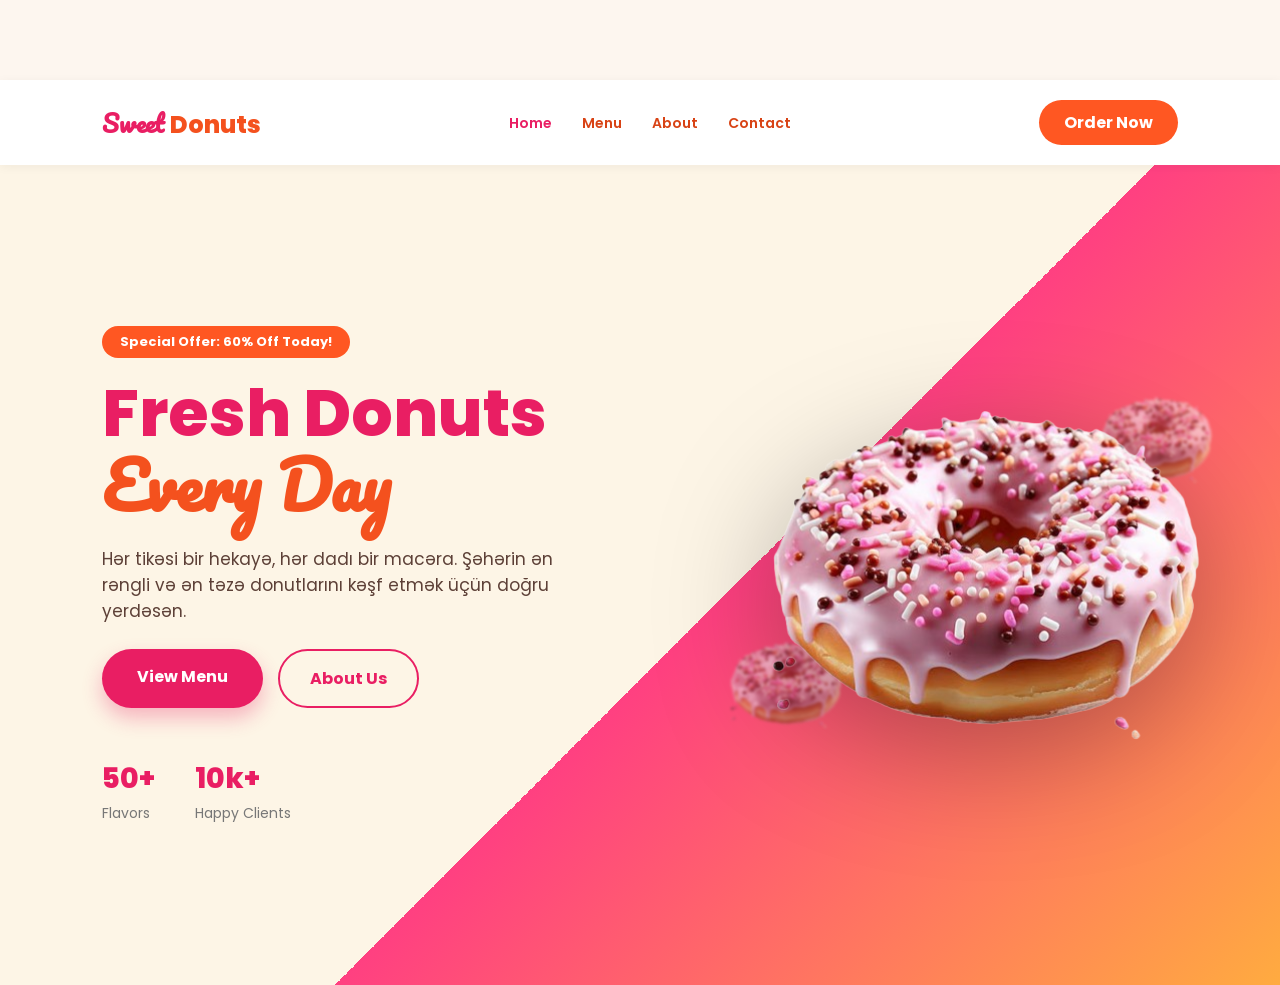
<file: index.html>
<!DOCTYPE html>
<html lang="en">
<head>
    <meta charset="UTF-8">
    <meta name="viewport" content="width=device-width, initial-scale=1.0">
    <title>Sweet Donuts - Luxury Taste</title>
    <link href="https://fonts.googleapis.com/css2?family=Pacifico&family=Poppins:wght@400;600;800&display=swap" rel="stylesheet">
    <link rel="stylesheet" href="style.css">
</head>
<body>

<header>
    <nav>
        <div class="logo">Sweet <span>Donuts</span></div>
        <ul>
            <li><a href="index.html" class="active">Home</a></li>
            <li><a href="menu.html">Menu</a></li>
            <li><a href="about.html">About</a></li>
            <li><a href="contact.html">Contact</a></li>
        </ul>
        <a href="menu.html" class="btn-order">Order Now</a>
    </nav>
</header>

<main class="hero">
    <div class="hero-overlay"></div>

    <div class="hero-content">
        <h4 class="promo-badge">Special Offer: 60% Off Today!</h4>
        <h1>Fresh Donuts <br> <span>Every Day</span></h1>
        <p>Hər tikəsi bir hekayə, hər dadı bir macəra. Şəhərin ən rəngli və ən təzə donutlarını kəşf etmək üçün doğru yerdəsən.</p>
        
        <div class="hero-btns">
            <a href="menu.html" class="btn-menu">View Menu</a>
            <a href="about.html" class="btn-customize">About Us</a>
        </div>

        <div class="hero-stats">
            <div class="stat-item"><strong>50+</strong><span>Flavors</span></div>
            <div class="stat-item"><strong>10k+</strong><span>Happy Clients</span></div>
        </div>
    </div>

    <div class="hero-image-wrapper">
        <img src="donut-Photoroom-removebg-preview.png" alt="Pink Donut" class="main-donut">
        
        <img src="donut-Photoroom-removebg-preview.png" alt="Mini Donut" class="float-donut d1">
        <img src="donut-Photoroom-removebg-preview.png" alt="Mini Donut" class="float-donut d2">
    </div>
</main>
</body>
</html>
</file>
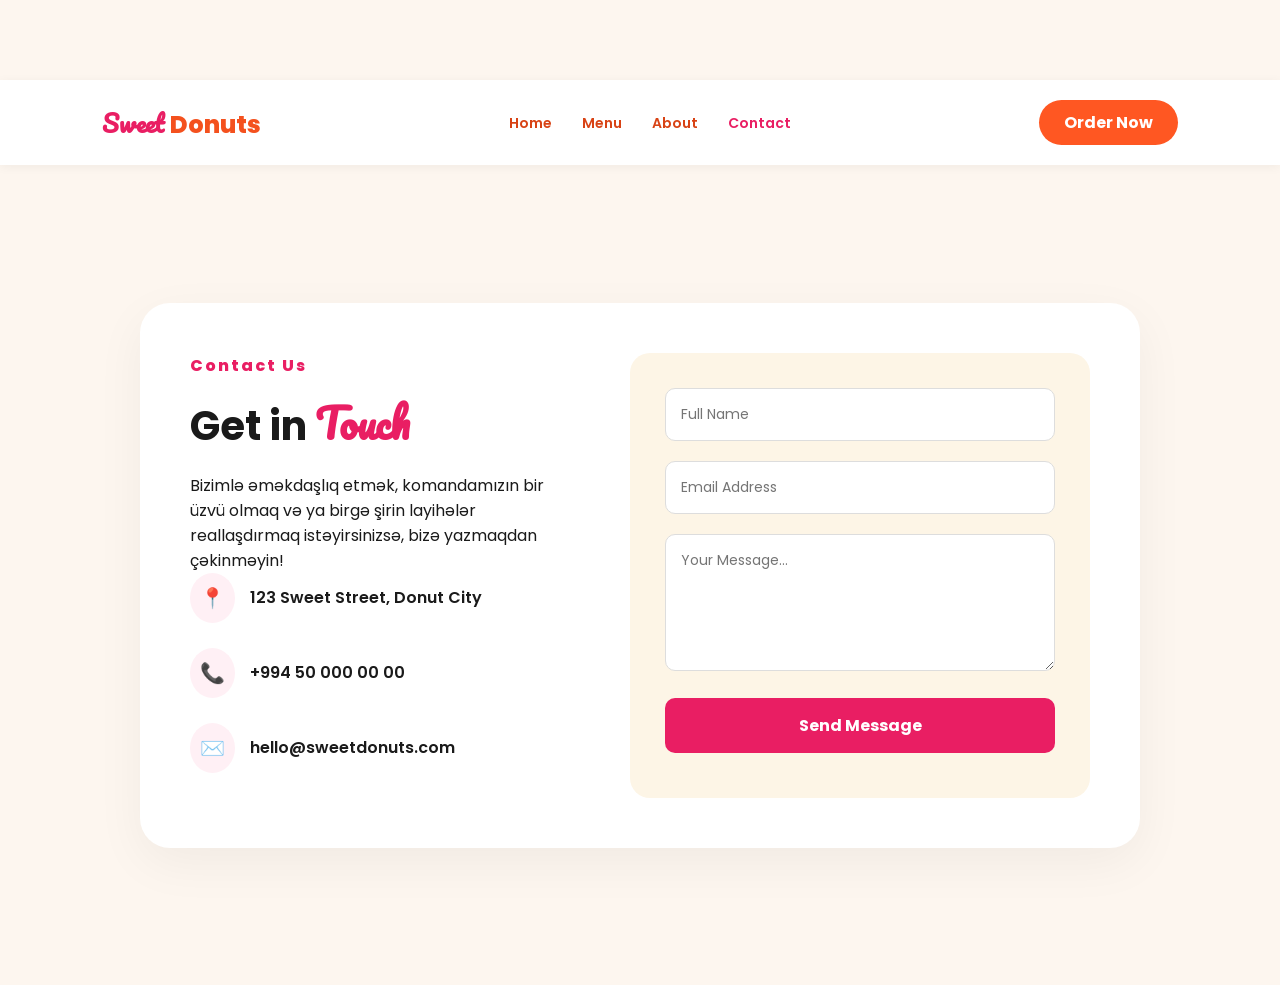
<file: contact.html>
<!DOCTYPE html>
<html lang="en">
<head>
    <meta charset="UTF-8">
    <meta name="viewport" content="width=device-width, initial-scale=1.0">
    <title>Contact Us - Sweet Donuts</title>
    <link href="https://fonts.googleapis.com/css2?family=Pacifico&family=Poppins:wght@400;600;800&display=swap" rel="stylesheet">
    <link rel="stylesheet" href="style.css">
</head>
<body>

<header>
    <nav>
        <div class="logo">Sweet <span>Donuts</span></div>
        <ul>
            <li><a href="index.html">Home</a></li>
            <li><a href="menu.html">Menu</a></li>
            <li><a href="about.html">About</a></li>
            <li><a href="contact.html" class="active">Contact</a></li>
        </ul>
        <a href="#" class="btn-order">Order Now</a>
    </nav>
</header>

<main class="contact-page">
    <div class="contact-container">
        <div class="contact-info">
            <h4 class="pink-label">Contact Us</h4> <!-- CSS-lə uyğunlaşdırdım -->
            <h2>Get in <span class="highlight">Touch</span></h2>
            <p>Bizimlə əməkdaşlıq etmək, komandamızın bir üzvü olmaq və ya birgə şirin layihələr reallaşdırmaq istəyirsinizsə, bizə yazmaqdan çəkinməyin!</p>

            <div class="contact-items">
                <div class="item">
                    <span class="icon">📍</span>
                    <p>123 Sweet Street, Donut City</p>
                </div>
                <div class="item">
                    <span class="icon">📞</span>
                    <p>+994 50 000 00 00</p>
                </div>
                <div class="item">
                    <span class="icon">✉️</span>
                    <p>hello@sweetdonuts.com</p>
                </div>
            </div>
        </div>

        <div class="contact-form">
    <form action="https://formspree.io/f/xlgvjkak" method="POST">
        
        <div class="input-group">
            <input type="text" name="name" placeholder="Full Name" required>
        </div>
        
        <div class="input-group">
            <input type="email" name="email" placeholder="Email Address" required>
        </div>
        
        <div class="input-group">
            <textarea name="message" placeholder="Your Message..." rows="5" required></textarea>
        </div>
        
        <button type="submit" class="btn-send">Send Message</button>
    </form>
</div>
    </div>
</main>

</body>
</html>
</file>
<file: style.css>
* {
    margin: 0;
    padding: 0;
    box-sizing: border-box;
    font-family: 'Poppins', sans-serif; 
}

body {
    background-color: #fdf5e6;
    overflow-x: hidden;
}

header {
    padding: 20px 8%;
    background: #fff;
    box-shadow: 0 2px 10px rgba(0,0,0,0.05);
    position: relative;
    z-index: 1000;
}

nav {
    display: flex;
    justify-content: space-between;
    align-items: center;
}

.logo {
    font-size: 32px; 
    font-weight: 800;
    color: #e91e63;
    font-family: 'Pacifico', cursive; 
}

.logo span {
    color: #f4511e;
}

nav ul {
    list-style: none;
    display: flex;
}

nav ul li {
    margin: 0 15px;
}

nav ul li a {
    text-decoration: none;
    color: #d84315;
    font-weight: 600;
    font-size: 14px;
    transition: 0.3s;
    position: relative;
    display: inline-block;
}

nav ul li a:hover {
    color: #e91e63;
    transform: translateY(-5px);
}

nav ul li a::after {
    content: '';
    position: absolute;
    width: 0;
    height: 2px;
    bottom: -2px;
    left: 0;
    background-color: #e91e63;
    transition: 0.3s;
}

nav ul li a:hover::after {
    width: 100%;
}

.active {
    color: #e91e63 !important;
}

.btn-order {
    background: #ff5722;
    color: white;
    padding: 10px 25px;
    border-radius: 25px;
    text-decoration: none;
    font-weight: bold;
    transition: 0.3s;
}

.btn-order:hover {
    background: #e91e63;
    box-shadow: 0 5px 15px rgba(233, 30, 99, 0.3);
}

.hero {
    display: flex;
    height: calc(100vh - 80px);
    align-items: center;
    position: relative;
    overflow: hidden;
    background: linear-gradient(135deg, #fdf5e6 55%, #ff4081 55%, #ffab40 100%);
}

.hero-content {
    flex: 1;
    padding-left: 8%;
    z-index: 10;
    animation: fadeInLeft 1s ease-out;
}

.promo-badge {
    background: #ff5722;
    color: white;
    padding: 6px 18px;
    border-radius: 20px;
    font-size: 13px;
    font-weight: bold;
    display: inline-block;
    margin-bottom: 20px;
}

.hero-content h1 {
    font-size: 65px;
    color: #e91e63;
    line-height: 1.1;
    font-weight: 800;
}

.hero-content h1 span {
    color: #f4511e;
    display: block;
    font-family: 'Pacifico', cursive; 
}

.hero-content p {
    margin: 25px 0;
    font-size: 17px;
    color: #5d4037;
    max-width: 500px;
}

.hero-btns {
    display: flex;
    gap: 15px;
    margin-top: 25px;
}

.btn-menu {
    display: inline-block;
    background: #e91e63;
    color: white;
    padding: 15px 35px;
    border-radius: 30px;
    text-decoration: none;
    font-weight: bold;
    box-shadow: 0 10px 20px rgba(233, 30, 99, 0.3);
    transition: 0.3s;
}

.btn-menu:hover {
    transform: scale(1.05);
}

.btn-customize {
    padding: 15px 30px;
    border: 2px solid #e91e63;
    border-radius: 30px;
    color: #e91e63;
    text-decoration: none;
    font-weight: bold;
    transition: 0.3s;
}

.btn-customize:hover {
    background: #e91e63;
    color: white;
}

.hero-stats {
    display: flex;
    gap: 40px;
    margin-top: 50px;
}

.stat-item strong {
    display: block;
    font-size: 28px;
    color: #e91e63;
    font-weight: 800;
}

.stat-item span {
    font-size: 14px;
    color: #777;
}

.hero-image-wrapper {
    flex: 1;
    position: relative;
    display: flex;
    justify-content: center;
    align-items: center;
}

.main-donut {
    width: 85%;
    max-width: 520px;
    z-index: 5;
    filter: drop-shadow(0 30px 60px rgba(0,0,0,0.3));
    animation: zoomIn 1.2s cubic-bezier(0.175, 0.885, 0.32, 1.275);
}

.float-donut {
    position: absolute;
    width: 130px;
    opacity: 0.6;
    filter: blur(1.5px);
    z-index: 2;
    animation: simpleFloat 6s ease-in-out infinite;
}

.d1 { top: 10%; right: 10%; animation-delay: 0.5s; }
.d2 { bottom: 15%; left: 5%; animation-delay: 1.5s; }

.about-container-wrapper {
    padding: 50px 8%;
    background-color: #fdf5e6;
    min-height: 100vh;
}

.about-card, .vibe-card {
    background: white;
    border-radius: 40px;
    padding: 60px;
    display: flex;
    align-items: center;
    gap: 50px;
    box-shadow: 0 10px 40px rgba(0,0,0,0.02);
    margin-bottom: 40px;
    flex-wrap: wrap;
    transition: 0.4s ease-in-out;
}

.about-card:hover, .vibe-card:hover {
    transform: translateY(-10px);
    box-shadow: 0 20px 50px rgba(233, 30, 99, 0.05);
}

.about-content, .vibe-text {
    flex: 1;
    min-width: 300px;
}

.pink-label {
    color: #e91e63;
    letter-spacing: 2px;
    font-weight: 800;
    margin-bottom: 10px;
}

.about-content h2, .vibe-text h3 {
    font-size: 45px;
    margin-bottom: 20px;
    font-weight: 800;
}

.highlight {
    color: #e91e63;
    font-family: 'Pacifico', cursive;
}

.features-grid {
    display: grid;
    grid-template-columns: 1fr 1fr;
    gap: 15px;
    margin-top: 25px;
}

.feat-item {
    background: #fdf5e6;
    padding: 10px 15px;
    border-radius: 12px;
    font-weight: 600;
    color: #d84315;
    transition: 0.3s;
}

.feat-item:hover {
    background: #ffe4e1;
    transform: scale(1.05);
}

.about-image-box img, .vibe-img img {
    width: 100%;
    max-width: 450px;
    border-radius: 30px;
    box-shadow: 0 15px 30px rgba(0,0,0,0.1);
}

.check-list {
    list-style: none;
    margin-top: 20px;
}

.check-list li {
    margin-bottom: 10px;
    font-weight: 600;
    color: #5d4037;
}

.vibe-card {
    flex-direction: row-reverse;
}

.contact-page {
    padding: 80px 8%;
    min-height: calc(100vh - 80px);
    display: flex;
    justify-content: center;
    align-items: center;
}

.contact-container {
    display: flex;
    gap: 50px;
    background: white;
    padding: 50px;
    border-radius: 30px;
    box-shadow: 0 15px 50px rgba(0,0,0,0.05);
    max-width: 1000px;
    width: 100%;
    flex-wrap: wrap;
}

.contact-info {
    flex: 1;
    min-width: 300px;
}

.contact-info h2 {
    font-size: 40px;
    margin-bottom: 15px;
}

.contact-form {
    flex: 1;
    min-width: 300px;
    background: #fdf5e6;
    padding: 35px;
    border-radius: 20px;
}

.input-group {
    margin-bottom: 20px;
}

.input-group input, .input-group textarea {
    width: 100%;
    padding: 15px;
    border-radius: 10px;
    border: 1px solid #ddd;
    outline: none;
    font-size: 14px;
    transition: 0.3s;
}

.input-group input:focus, .input-group textarea:focus {
    border-color: #e91e63;
    box-shadow: 0 0 10px rgba(233, 30, 99, 0.1);
}

.btn-send {
    width: 100%;
    background: #e91e63;
    color: white;
    padding: 15px;
    border: none;
    border-radius: 10px;
    font-weight: bold;
    cursor: pointer;
    transition: 0.3s;
    font-size: 16px;
}

.btn-send:hover {
    background: #d81b60;
    transform: translateY(-3px);
    box-shadow: 0 5px 15px rgba(216, 27, 96, 0.3);
}

.item {
    display: flex;
    align-items: center;
    gap: 15px;
    margin-bottom: 25px;
    font-weight: 600;
}

.icon {
    font-size: 20px;
    background: #fff0f5;
    padding: 10px;
    border-radius: 50%;
}

@keyframes zoomIn {
    from { opacity: 0; transform: scale(0.5); }
    to { opacity: 1; transform: scale(1); }
}

@keyframes fadeInLeft {
    from { opacity: 0; transform: translateX(-50px); }
    to { opacity: 1; transform: translateX(0); }
}

@keyframes simpleFloat {
    0%, 100% { transform: translateY(0); }
    50% { transform: translateY(-25px); }
}

.scroll-down {
    position: absolute;
    bottom: 25px;
    left: 50%;
    transform: translateX(-50%);
    text-align: center;
    font-size: 13px;
    font-weight: 800;
    color: #e91e63;
    text-transform: uppercase;
}
.about-image-box img, .vibe-img img {
    opacity: 0;
    filter: drop-shadow(0 10px 20px rgba(0,0,0,0.1));
    
    animation: entrance 1.2s ease-out forwards;
    
    animation-delay: 0.3s; 
}

@keyframes entrance {
    0% {
        opacity: 0;
        transform: scale(0.7) translateX(100px); 
    }
    100% {
        opacity: 1;
        transform: scale(1) translateX(0); 
    }
}


.about-image-box img:hover, .vibe-img img:hover {
    transform: scale(1.05);
    transition: 0.3s;
}
.contact-info {
    opacity: 0;
    animation: contactSlideInLeft 1s ease-out forwards;
    animation-delay: 0.2s;
}

.contact-form {
    opacity: 0;
    animation: contactSlideInRight 1s ease-out forwards;
    animation-delay: 0.4s;
}


@keyframes contactSlideInLeft {
    0% {
        opacity: 0;
        transform: translateX(-100px);
    }
    100% {
        opacity: 1;
        transform: translateX(0);
    }
}

@keyframes contactSlideInRight {
    0% {
        opacity: 0;
        transform: translateX(100px);
    }
    100% {
        opacity: 1;
        transform: translateX(0);
    }
}

.input-group input, 
.input-group textarea {
    transition: all 0.3s ease;
}

.input-group input:focus, 
.input-group textarea:focus {
    transform: translateY(-5px); 
    box-shadow: 0 10px 20px rgba(233, 30, 99, 0.1);
    border-color: #e91e63;
}
* {
    margin: 0;
    padding: 0;
    box-sizing: border-box;
}

body {
    background-color: #fdf6ef;
    font-family: 'Plus Jakarta Sans', sans-serif;
    color: #1a1a1a;
    padding-top: 80px; 
}

.navbar {
    display: flex;
    justify-content: space-between;
    align-items: center;
    padding: 15px 5%;
    background: #fff;
    position: fixed;
    top: 0;
    width: 100%;
    z-index: 1000;
    box-shadow: 0 4px 15px rgba(0,0,0,0.03);
}

.logo { font-size: 24px; font-weight: 800; }
.s-text { color: #d81b60; }
.d-text { color: #f15a24; }

.links a {
    text-decoration: none;
    color: #8a4b5d;
    margin: 0 15px;
    font-weight: 700;
    font-size: 14px;
    transition: 0.3s;
}

.links a.active, .links a:hover {
    color: #d81b60;
}

.order-now {
    background: #f15a24;
    color: #fff;
    border: none;
    padding: 10px 24px;
    border-radius: 50px;
    font-weight: 800;
    cursor: pointer;
}

.grid-container {
    display: grid;
    grid-template-columns: repeat(3, 1fr);
    gap: 30px;
    max-width: 1200px;
    margin: 50px auto;
    padding: 0 20px 100px;
}

.donut-card {
    background: #fff;
    border-radius: 35px;
    padding: 20px;
    box-shadow: 0 15px 35px rgba(0,0,0,0.03);
}

.img-wrapper {
    position: relative;
    border-radius: 25px;
    overflow: hidden;
    height: 240px;
}

.img-wrapper img {
    width: 100%;
    height: 100%;
    object-fit: cover;
}

.i-badge {
    position: absolute;
    bottom: 12px;
    right: 12px;
    background: #1976d2;
    color: #fff;
    width: 25px;
    height: 25px;
    border-radius: 50%;
    display: flex;
    align-items: center;
    justify-content: center;
    font-size: 12px;
    font-weight: bold;
}

.card-content { margin-top: 20px; }
.card-content h3 { font-size: 20px; font-weight: 800; margin-bottom: 8px; }
.card-content p { color: #757575; font-size: 13px; line-height: 1.5; margin-bottom: 25px; min-height: 40px; }

.card-footer {
    display: flex;
    justify-content: space-between;
    align-items: center;
}

.price { font-size: 18px; font-weight: 800; }

.select-btn {
    background: transparent;
    border: 2px solid #8e1b43;
    color: #8e1b43;
    padding: 8px 22px;
    border-radius: 50px;
    font-weight: 800;
    cursor: pointer;
}

.cart-float {
    position: fixed;
    bottom: 30px;
    right: 40px;
}

.cart-circle {
    background: #fff;
    width: 60px;
    height: 60px;
    border-radius: 50%;
    display: flex;
    align-items: center;
    justify-content: center;
    box-shadow: 0 10px 25px rgba(0,0,0,0.1);
    position: relative;
}

.cart-circle svg { width: 26px; color: #333; }

.cart-count {
    position: absolute;
    top: 8px;
    right: 8px;
    background: #ff3d00;
    color: #fff;
    font-size: 10px;
    width: 17px;
    height: 17px;
    border-radius: 50%;
    display: flex;
    align-items: center;
    justify-content: center;
    font-weight: 800;
}

@media (max-width: 992px) { .grid-container { grid-template-columns: repeat(2, 1fr); } }
@media (max-width: 600px) { .grid-container { grid-template-columns: 1fr; } }
.links a {
    position: relative;
    transition: color 0.3s ease;
}

.links a::after {
    content: '';
    position: absolute;
    width: 0;
    height: 2px;
    bottom: -5px;
    left: 0;
    background-color: #d81b60;
    transition: width 0.3s ease;
}

.links a:hover::after, .links a.active::after {
    width: 100%;
}

@keyframes fadeInUp {
    from {
        opacity: 0;
        transform: translateY(30px);
    }
    to {
        opacity: 1;
        transform: translateY(0);
    }
}

.donut-card {
    animation: fadeInUp 0.6s ease-out forwards;
    opacity: 0; 
    transition: transform 0.3s ease, box-shadow 0.3s ease;
    cursor: pointer;
}

.donut-card:nth-child(1) { animation-delay: 0.1s; }
.donut-card:nth-child(2) { animation-delay: 0.2s; }
.donut-card:nth-child(3) { animation-delay: 0.3s; }

.donut-card:hover {
    transform: translateY(-10px);
    box-shadow: 0 20px 40px rgba(0,0,0,0.08);
}

.img-wrapper img {
    transition: transform 0.5s ease;
}

.donut-card:hover .img-wrapper img {
    transform: scale(1.08);
}

.select-btn {
    transition: all 0.3s ease;
}

.select-btn:hover {
    background-color: #8e1b43;
    color: #fff;
    transform: scale(1.05);
}

.cart-circle {
    transition: transform 0.3s cubic-bezier(0.175, 0.885, 0.32, 1.275);
}

.cart-circle:hover {
    transform: scale(1.1) rotate(-5deg);
}

.links a {
    text-decoration: none;
    color: #c94f24; 
    margin: 0 15px;
    font-weight: 700;
    font-size: 14px;
    transition: color 0.3s ease;
    position: relative;
}

.links a.active, 
.links a:hover {
    color: #e91e63; 
}

.links a::after {
    content: '';
    position: absolute;
    width: 0;
    height: 2px;
    bottom: -5px;
    left: 0;
    background-color: #e91e63; 
    transition: width 0.3s ease;
}
.order-now {
    background: #f15a24; 
    color: #fff;

}
.menu-header {
    margin-top: 140px; 
    text-align: center;
    padding: 0 20px;
}

.search-box {
    position: relative;
    max-width: 500px;
    margin: 0 auto;
}

#searchInput {
    width: 100%;
    padding: 15px 30px;
    font-size: 16px;
    font-family: 'Plus Jakarta Sans', sans-serif;
    border: 2px solid #fff; 
    border-radius: 50px; 
    background-color: #fff;
    color: #333;
    outline: none;
    box-shadow: 0 10px 25px rgba(0, 0, 0, 0.05); 
    transition: all 0.4s cubic-bezier(0.4, 0, 0.2, 1);
}


#searchInput:focus {
    border-color: #e91e63; 
    box-shadow: 0 15px 35px rgba(233, 30, 99, 0.15); 
    transform: translateY(-2px); 
}


#searchInput::placeholder {
    color: #a0a0a0;
    font-weight: 500;
}
.donut-3d-box {
    display: none;
    width: 100%;
    height: 250px;
    background-color: #fff5f7;
    border-top: 2px dashed #e91e63;
    border-radius: 0 0 15px 15px;
    overflow: hidden;
}
.donut-3d-box model-viewer {
    width: 100%;
    height: 100%;
}
</file>
